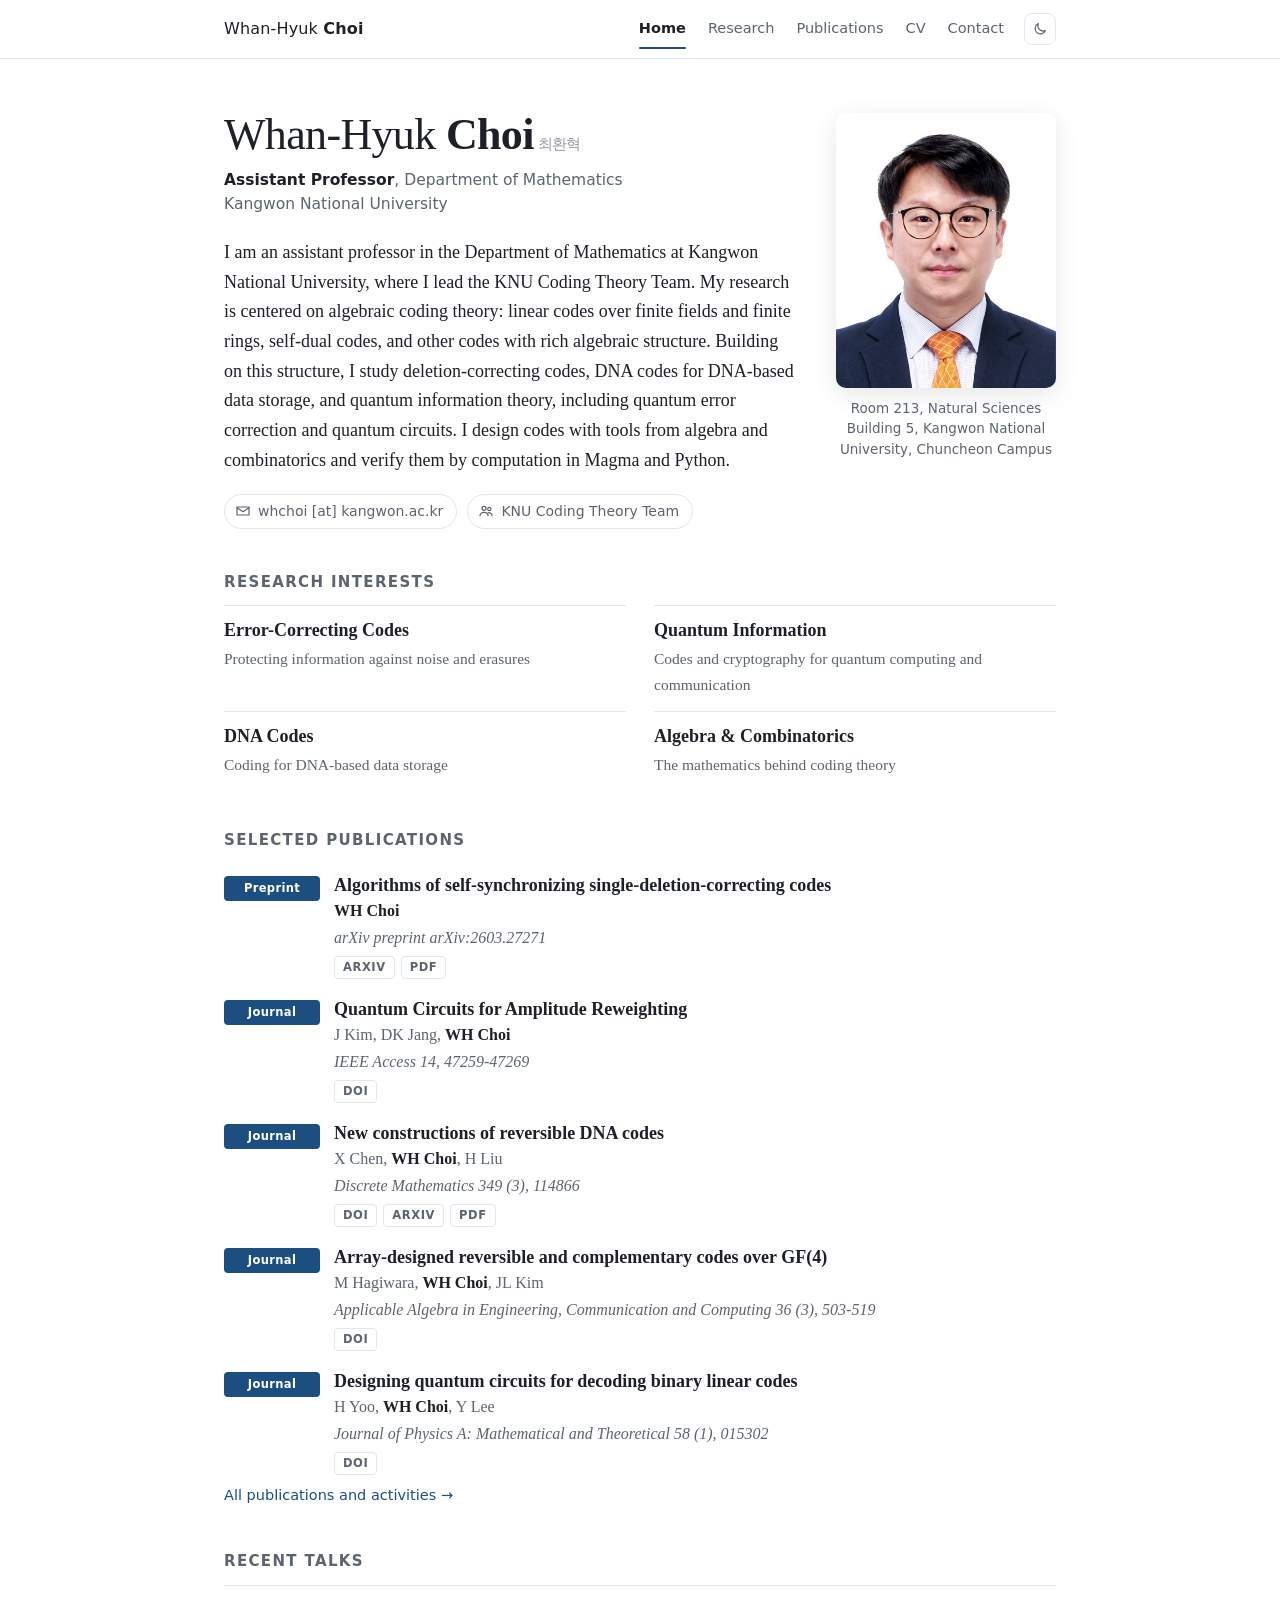
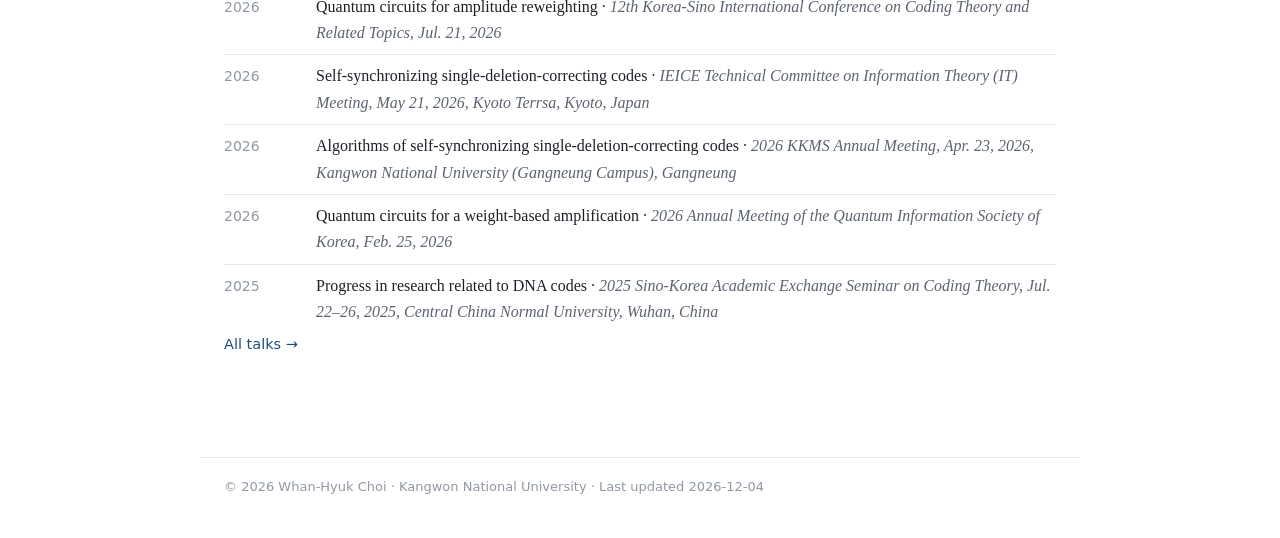
<file: index.html>
<!doctype html>
<html lang="en">
<head>
  <meta charset="utf-8">
  <meta name="viewport" content="width=device-width, initial-scale=1">
  <title>Whan-Hyuk Choi · Kangwon National University</title>
  <meta name="description" content="Whan-Hyuk Choi, Department of Mathematics, Kangwon National University. Algebraic coding theory, deletion codes, DNA codes, quantum information.">
  <link rel="icon" href="assets/favicon.svg" type="image/svg+xml">
  <link rel="stylesheet" href="assets/css/style.css?v=3">
</head>
<body data-page="home">
  <header class="topbar" id="topbar"></header>
  <main class="wrap page" id="app"></main>
  <footer class="wrap foot" id="foot"></footer>
  <script src="assets/js/main.js?v=4"></script>
  <noscript><p class="wrap">This page needs JavaScript to show its content.</p></noscript>
</body>
</html>
</file>
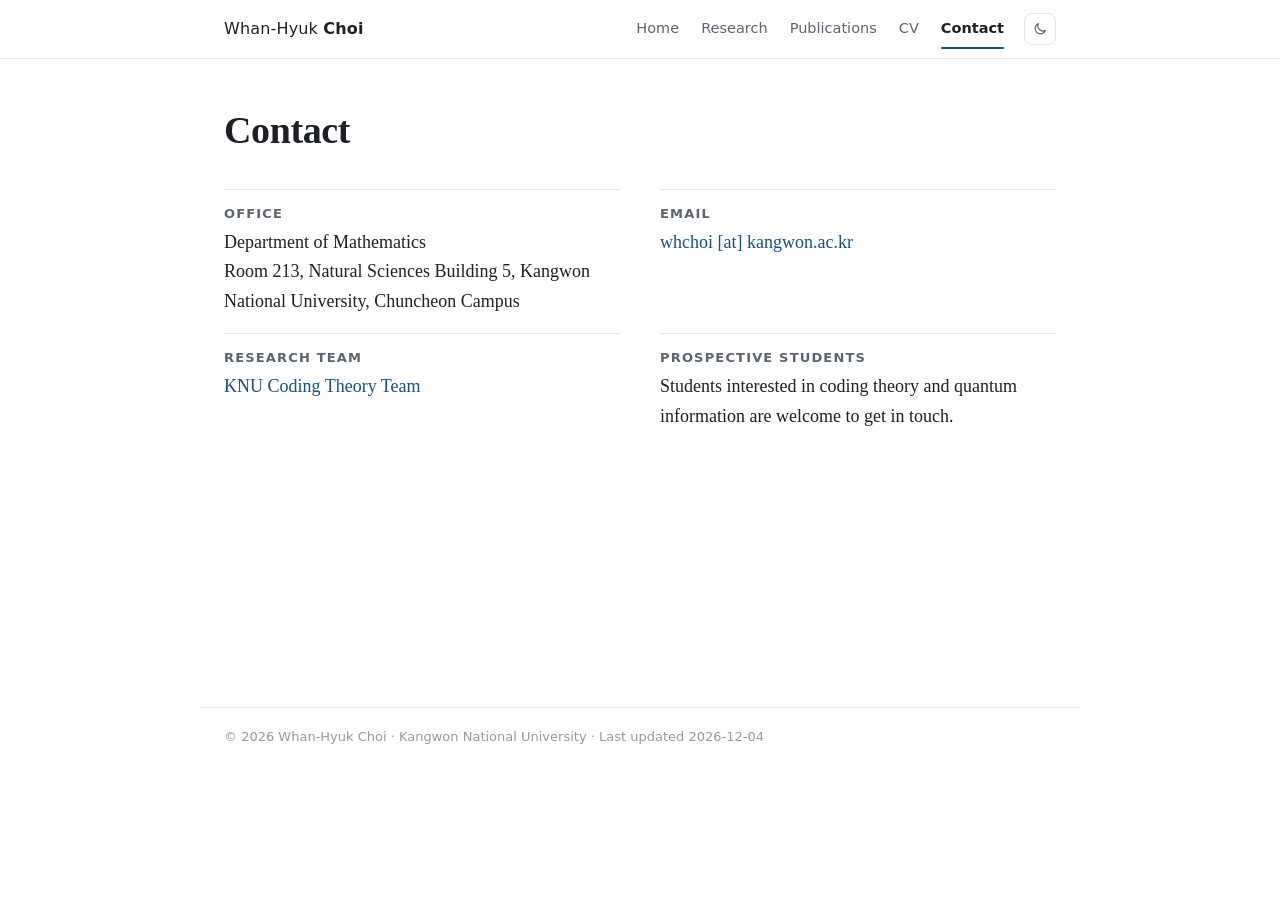
<file: contact.html>
<!doctype html>
<html lang="en">
<head>
  <meta charset="utf-8">
  <meta name="viewport" content="width=device-width, initial-scale=1">
  <title>Contact · Whan-Hyuk Choi</title>
  <meta name="description" content="Whan-Hyuk Choi, Department of Mathematics, Kangwon National University. Algebraic coding theory, deletion codes, DNA codes, quantum information.">
  <link rel="icon" href="assets/favicon.svg" type="image/svg+xml">
  <link rel="stylesheet" href="assets/css/style.css?v=3">
</head>
<body data-page="contact">
  <header class="topbar" id="topbar"></header>
  <main class="wrap page" id="app"></main>
  <footer class="wrap foot" id="foot"></footer>
  <script src="assets/js/main.js?v=4"></script>
  <noscript><p class="wrap">This page needs JavaScript to show its content.</p></noscript>
</body>
</html>
</file>
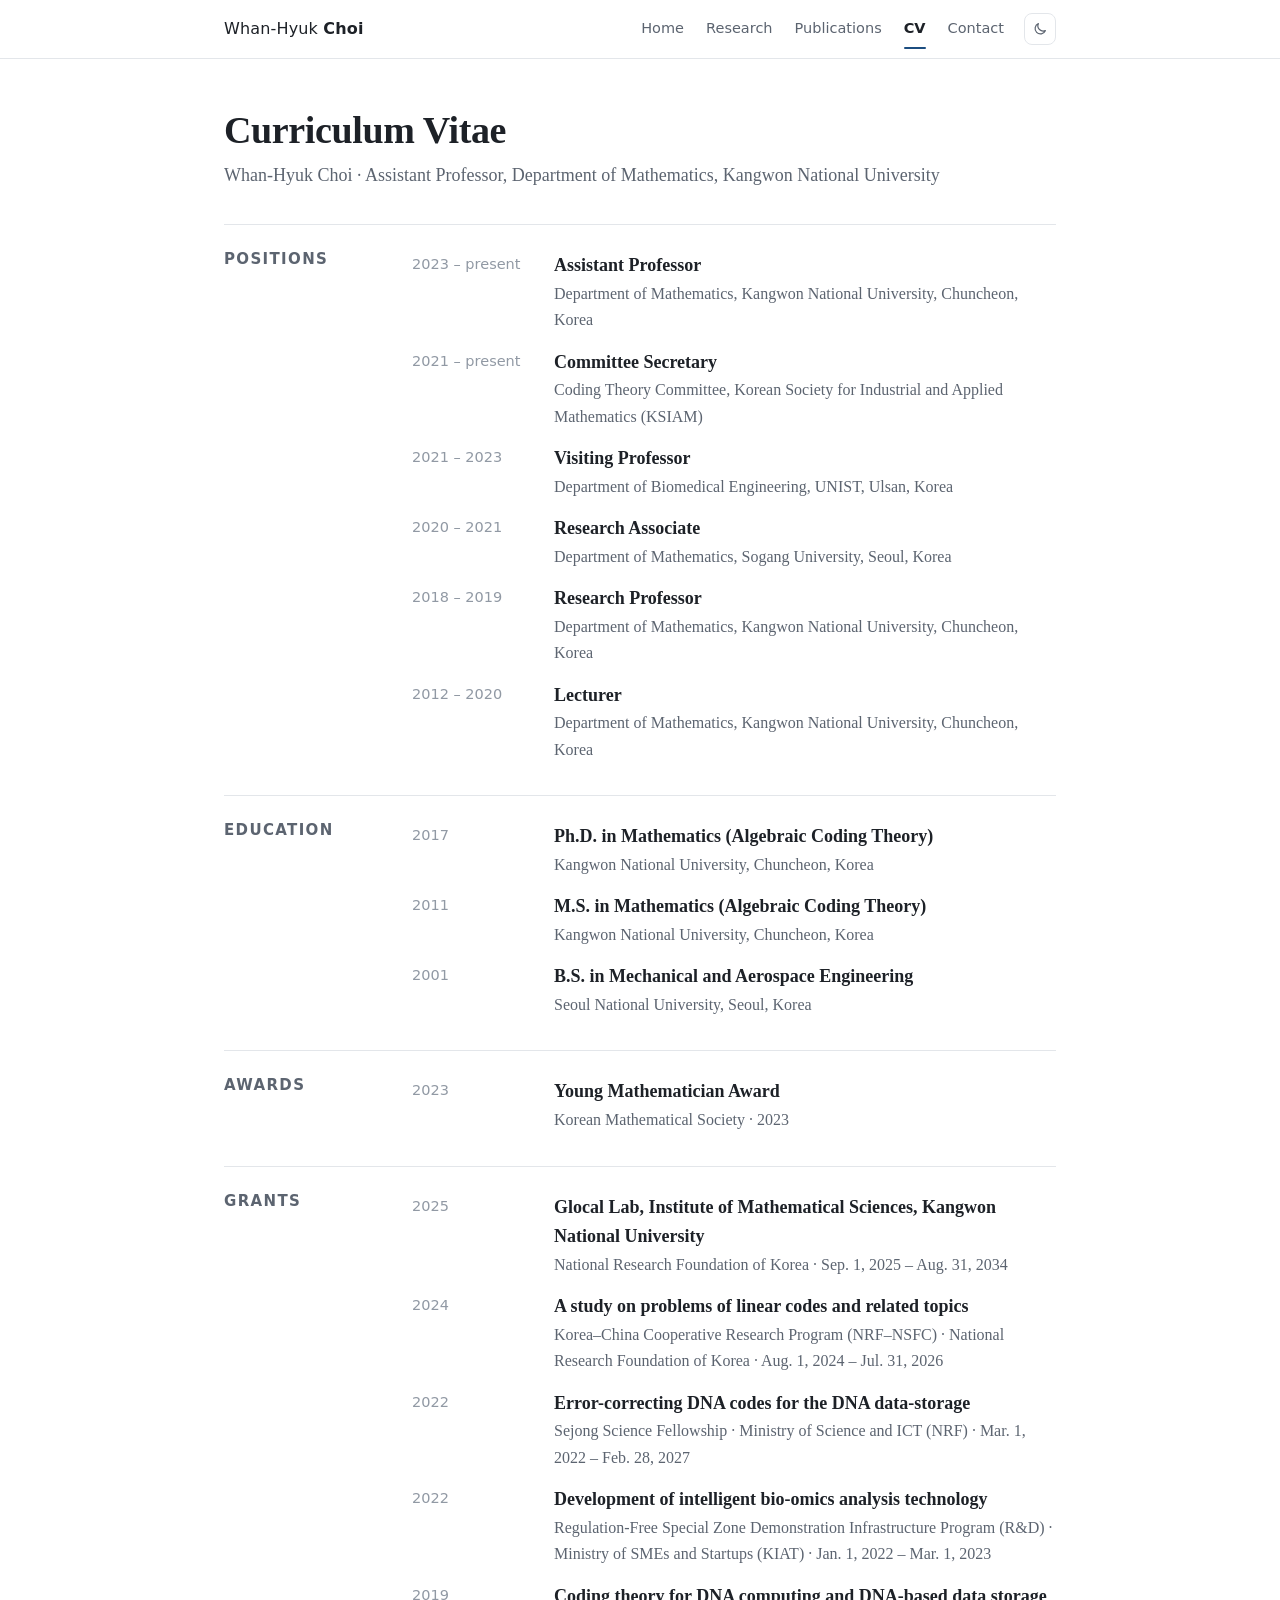
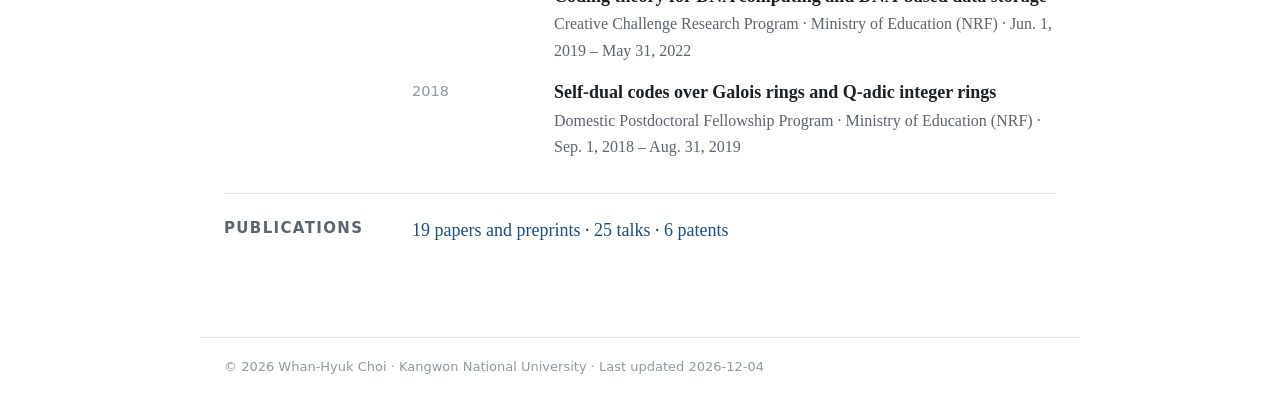
<file: cv.html>
<!doctype html>
<html lang="en">
<head>
  <meta charset="utf-8">
  <meta name="viewport" content="width=device-width, initial-scale=1">
  <title>CV · Whan-Hyuk Choi</title>
  <meta name="description" content="Whan-Hyuk Choi, Department of Mathematics, Kangwon National University. Algebraic coding theory, deletion codes, DNA codes, quantum information.">
  <link rel="icon" href="assets/favicon.svg" type="image/svg+xml">
  <link rel="stylesheet" href="assets/css/style.css?v=3">
</head>
<body data-page="cv">
  <header class="topbar" id="topbar"></header>
  <main class="wrap page" id="app"></main>
  <footer class="wrap foot" id="foot"></footer>
  <script src="assets/js/main.js?v=4"></script>
  <noscript><p class="wrap">This page needs JavaScript to show its content.</p></noscript>
</body>
</html>
</file>
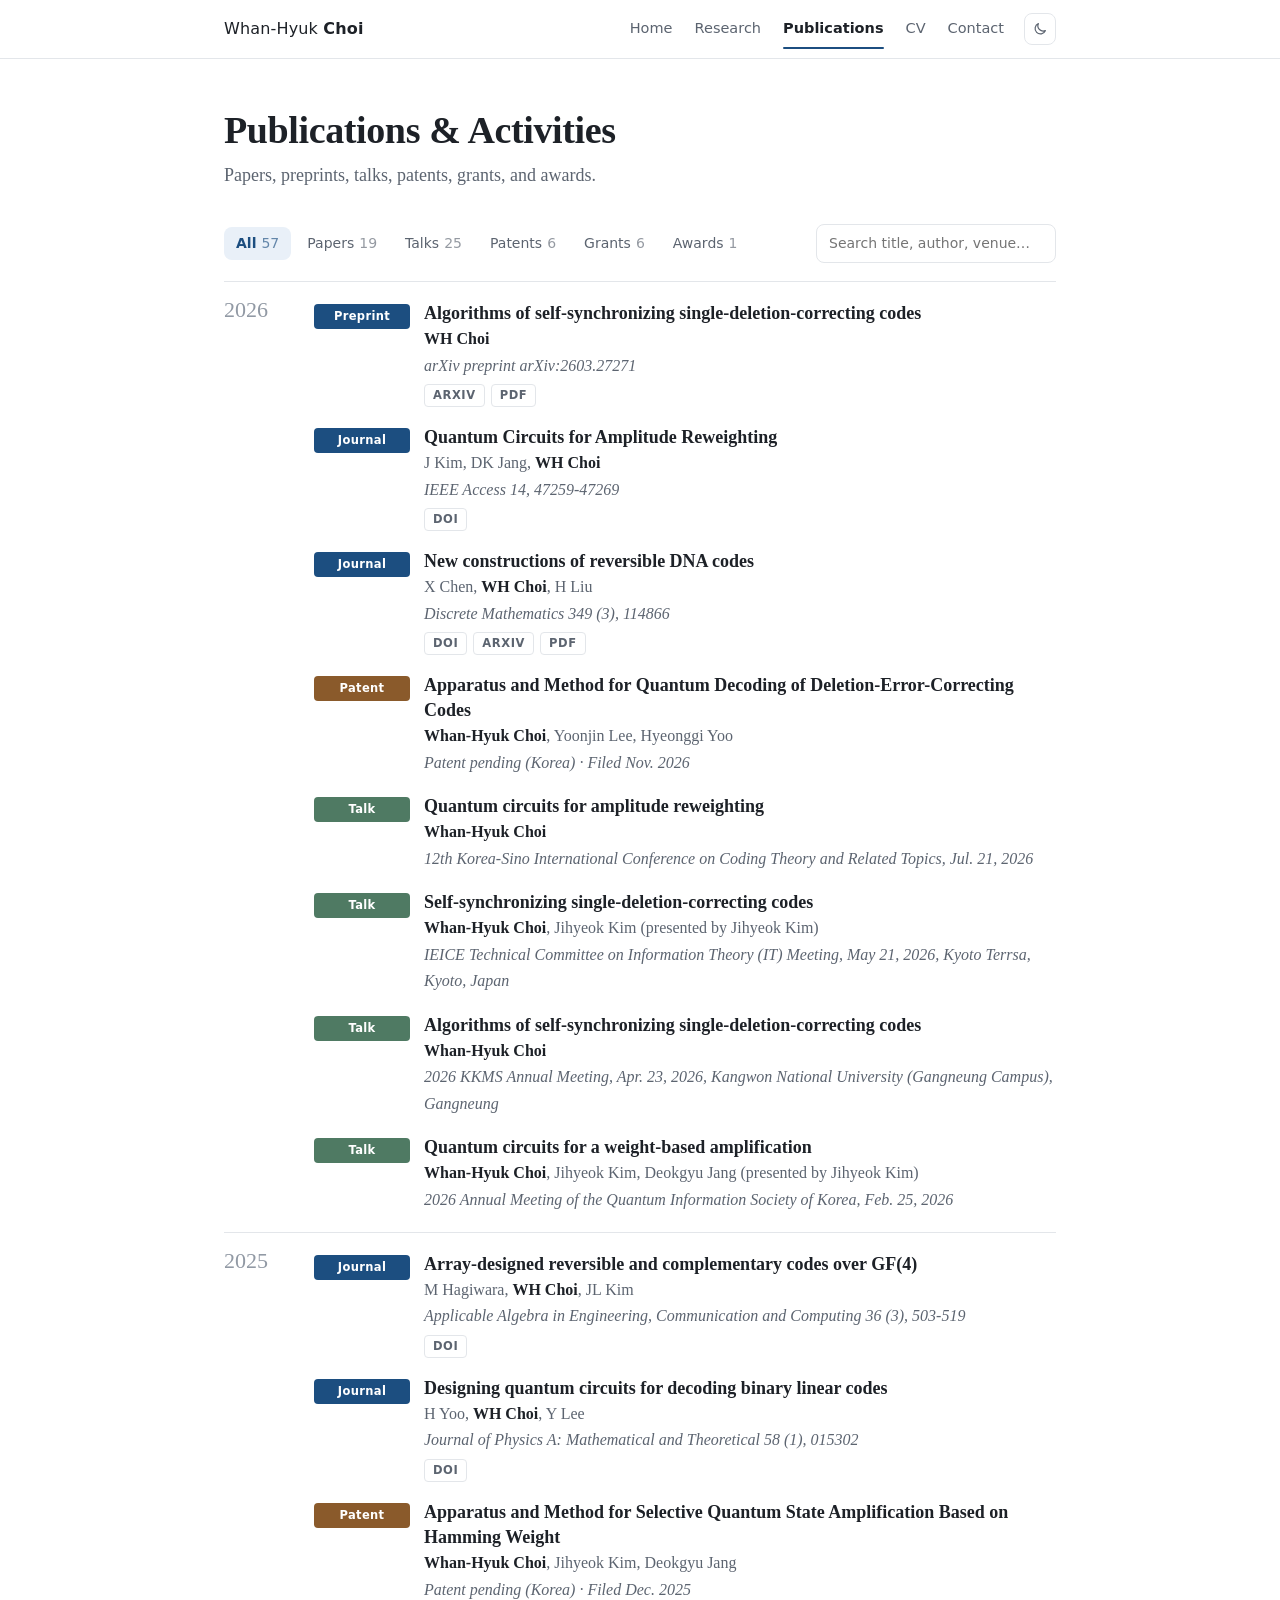
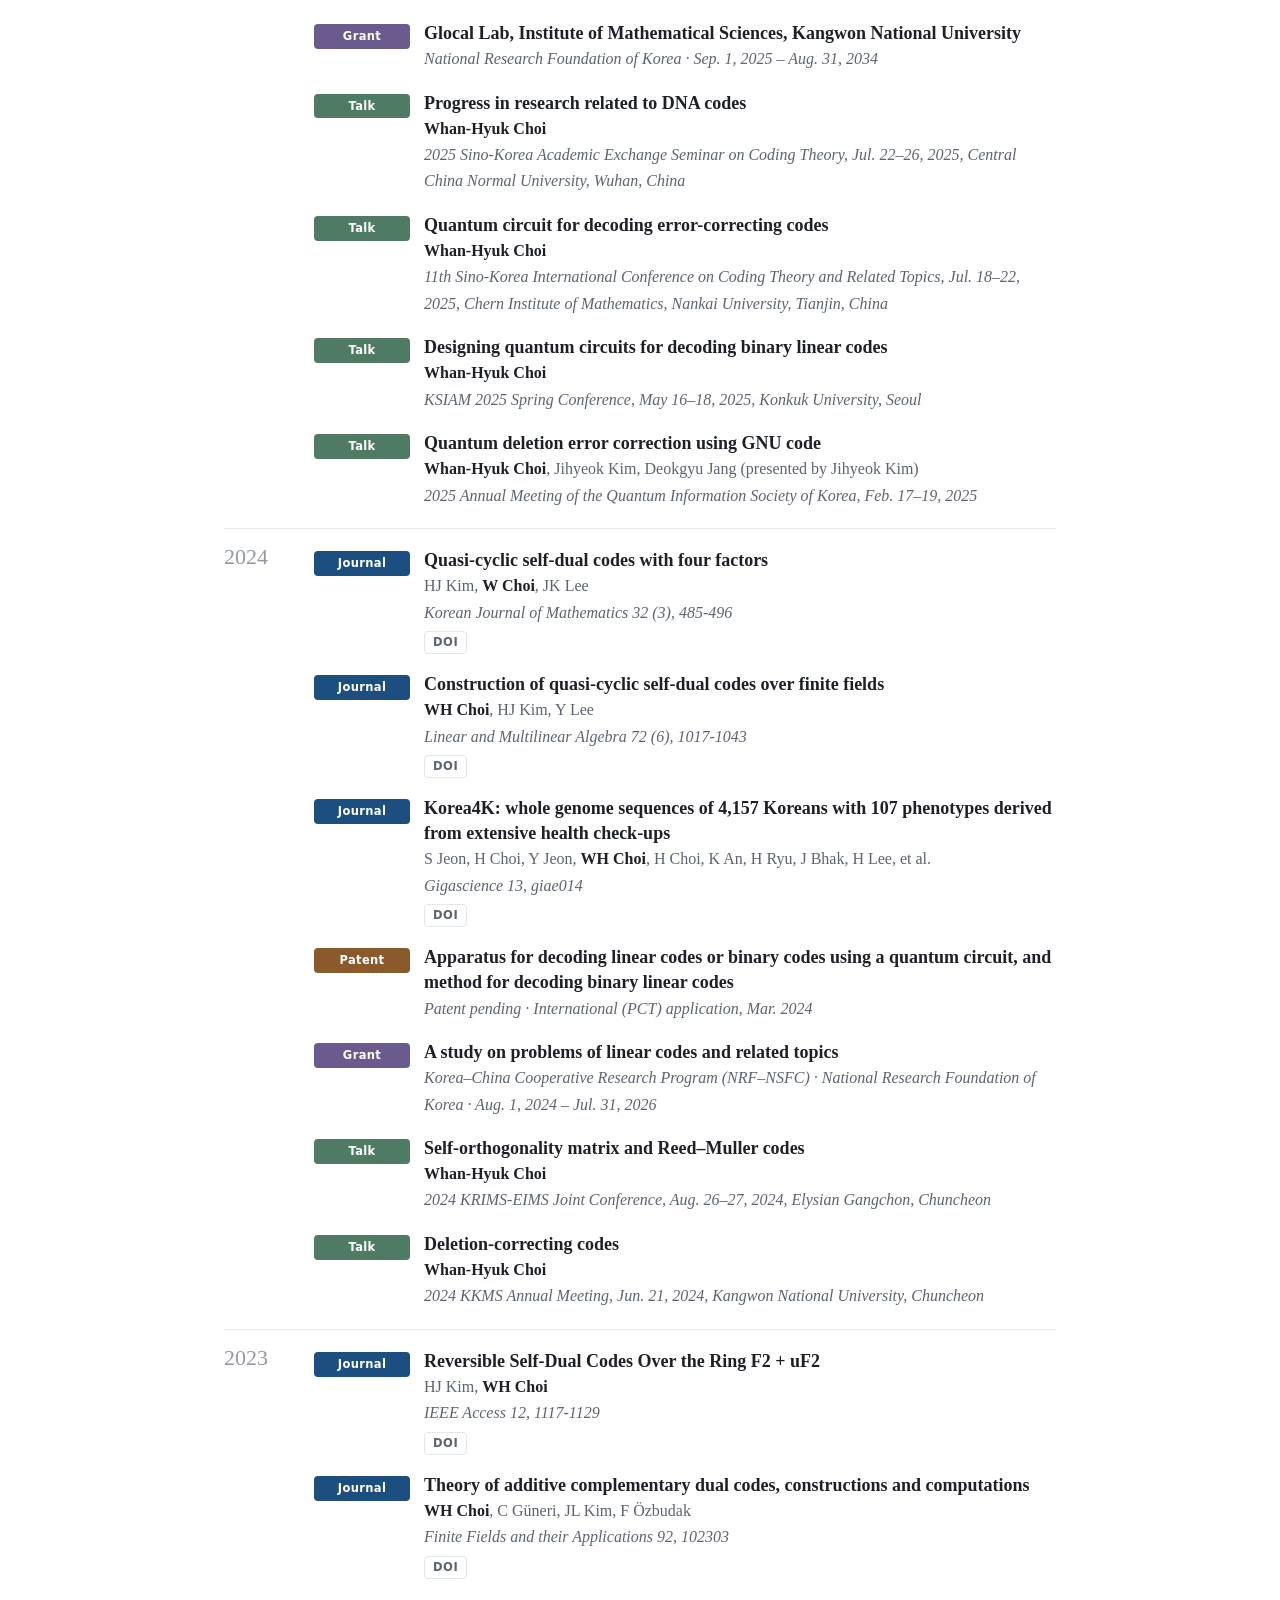
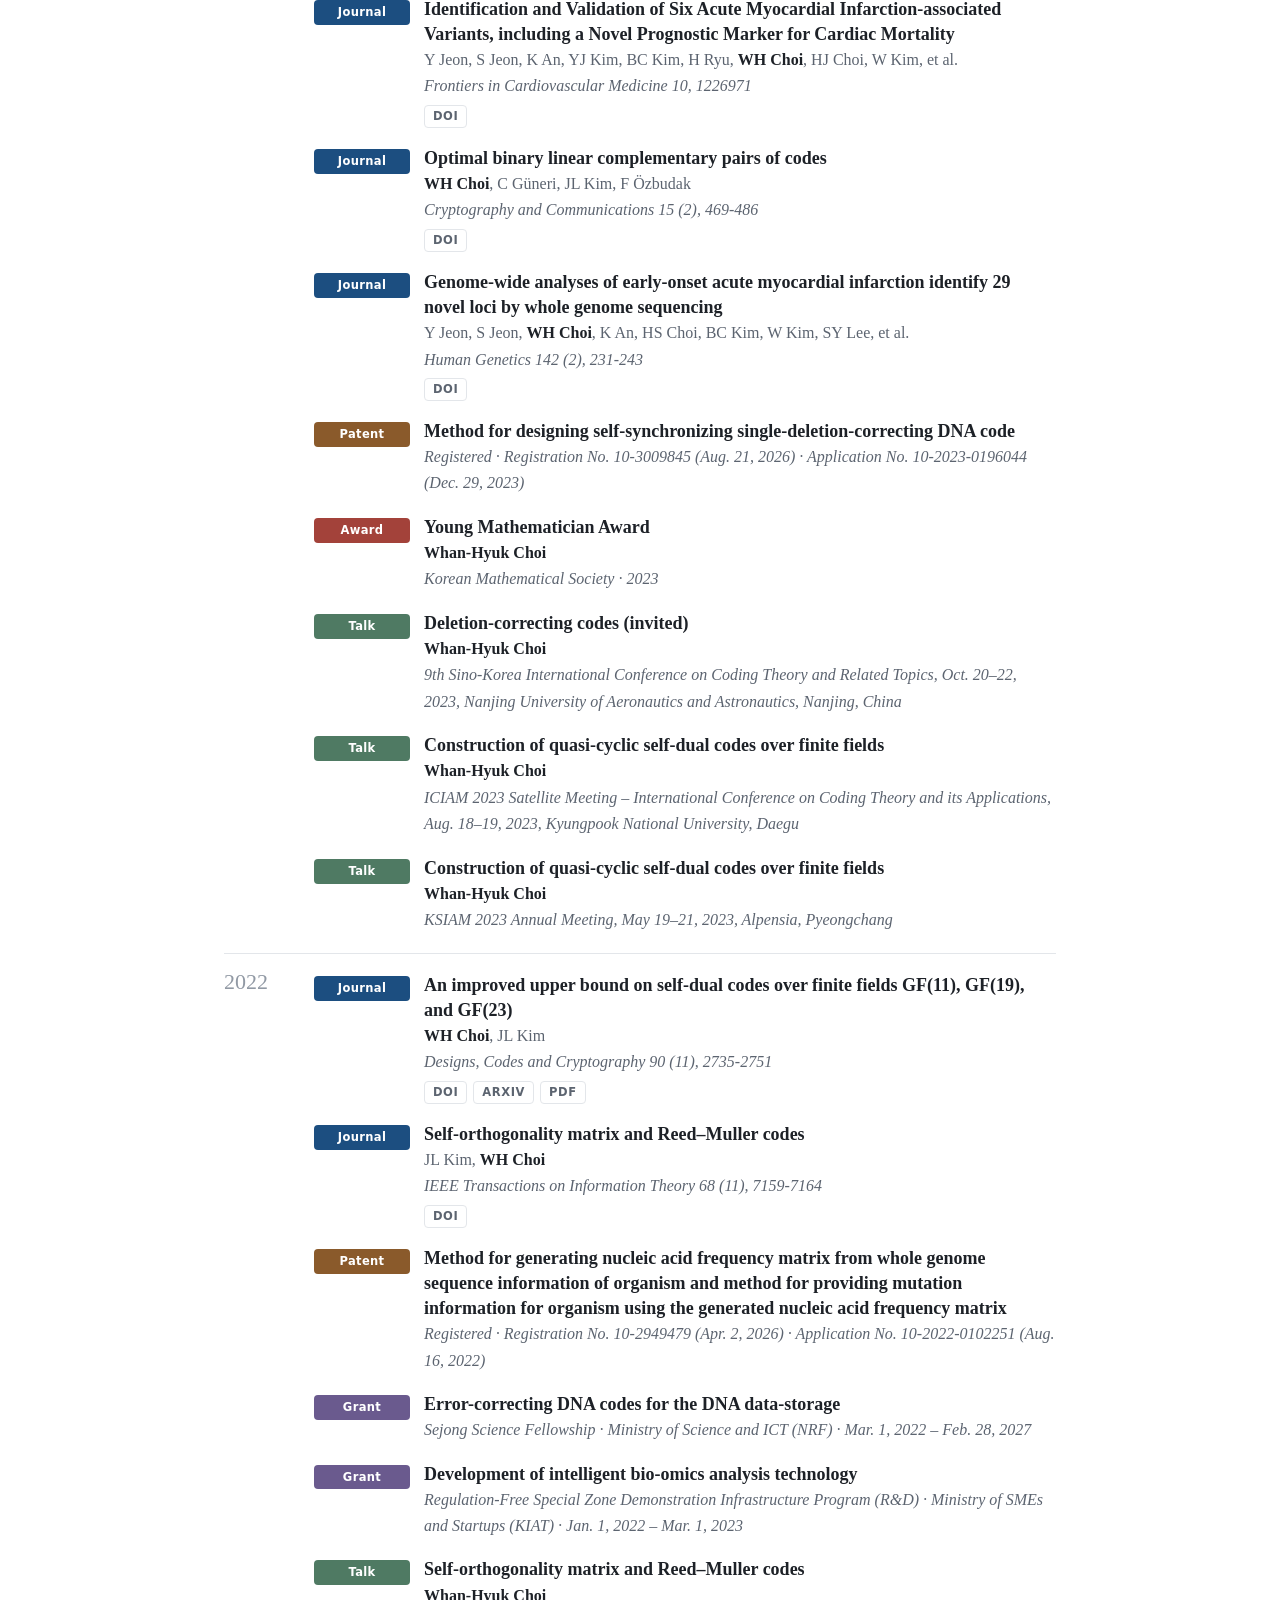
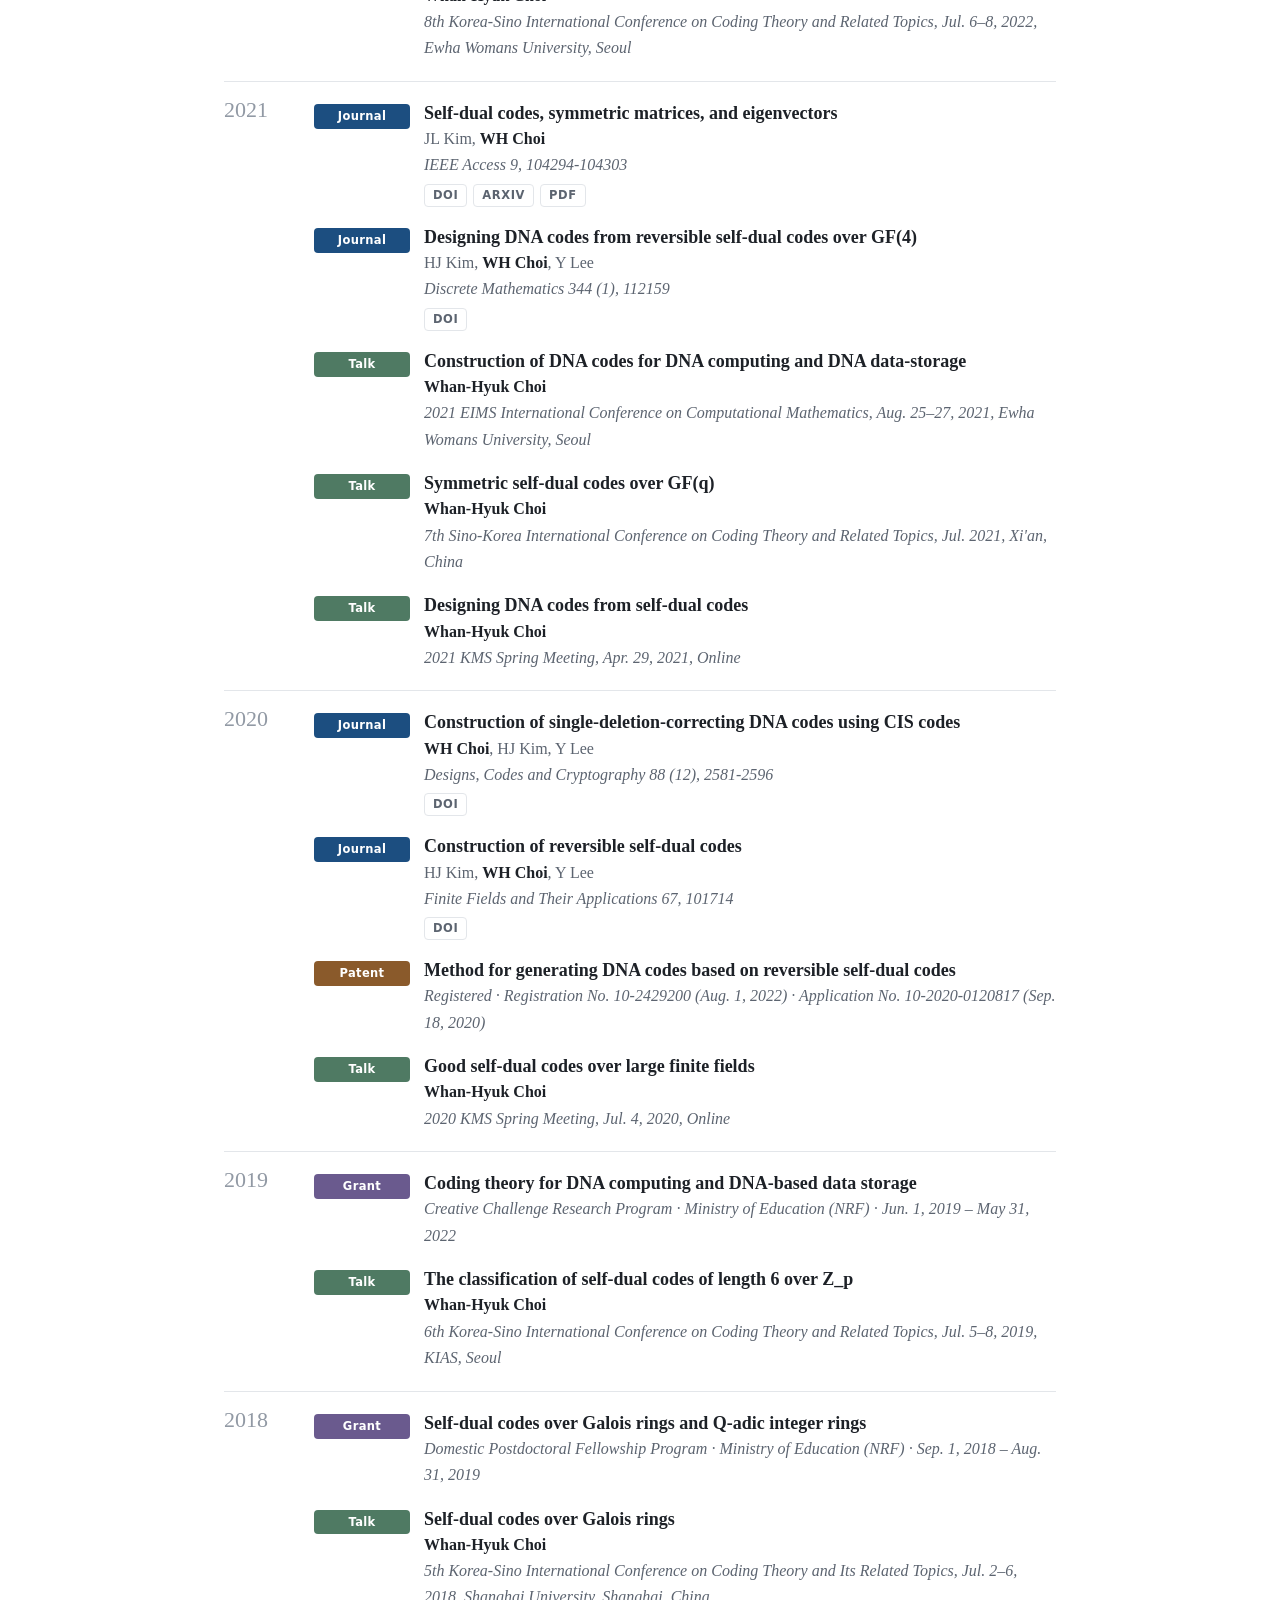
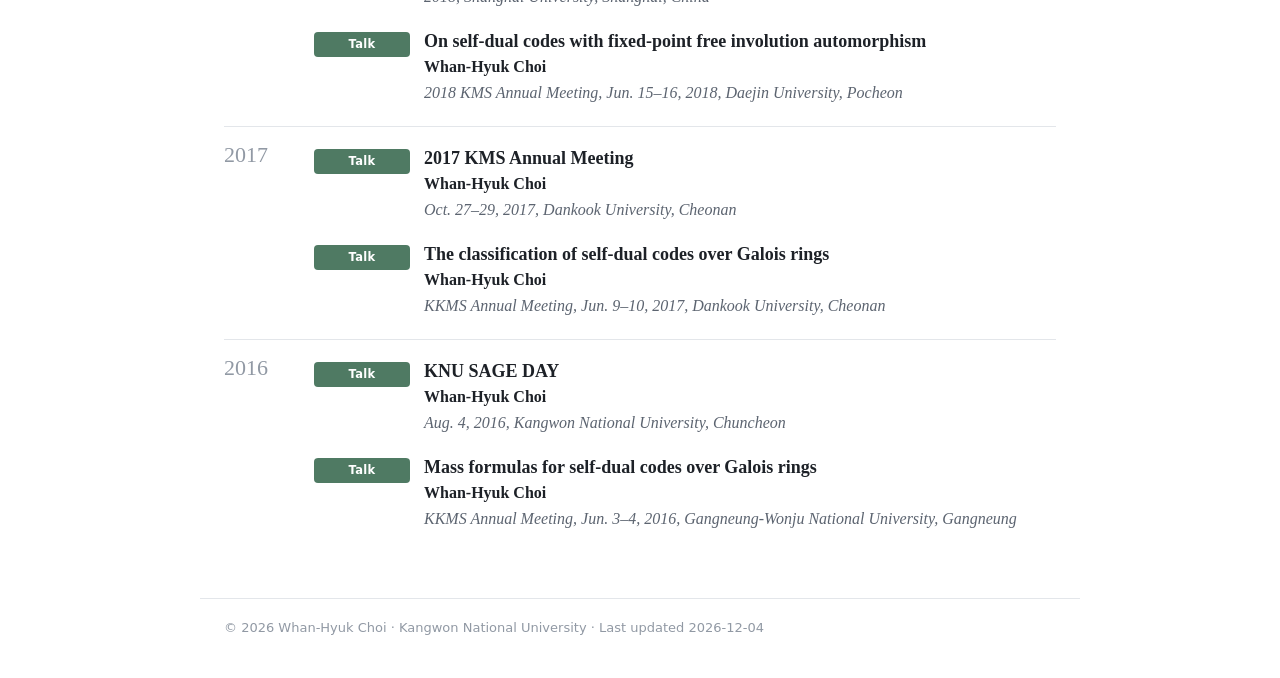
<file: publications.html>
<!doctype html>
<html lang="en">
<head>
  <meta charset="utf-8">
  <meta name="viewport" content="width=device-width, initial-scale=1">
  <title>Publications · Whan-Hyuk Choi</title>
  <meta name="description" content="Whan-Hyuk Choi, Department of Mathematics, Kangwon National University. Algebraic coding theory, deletion codes, DNA codes, quantum information.">
  <link rel="icon" href="assets/favicon.svg" type="image/svg+xml">
  <link rel="stylesheet" href="assets/css/style.css?v=3">
</head>
<body data-page="publications">
  <header class="topbar" id="topbar"></header>
  <main class="wrap page" id="app"></main>
  <footer class="wrap foot" id="foot"></footer>
  <script src="assets/js/main.js?v=4"></script>
  <noscript><p class="wrap">This page needs JavaScript to show its content.</p></noscript>
</body>
</html>
</file>
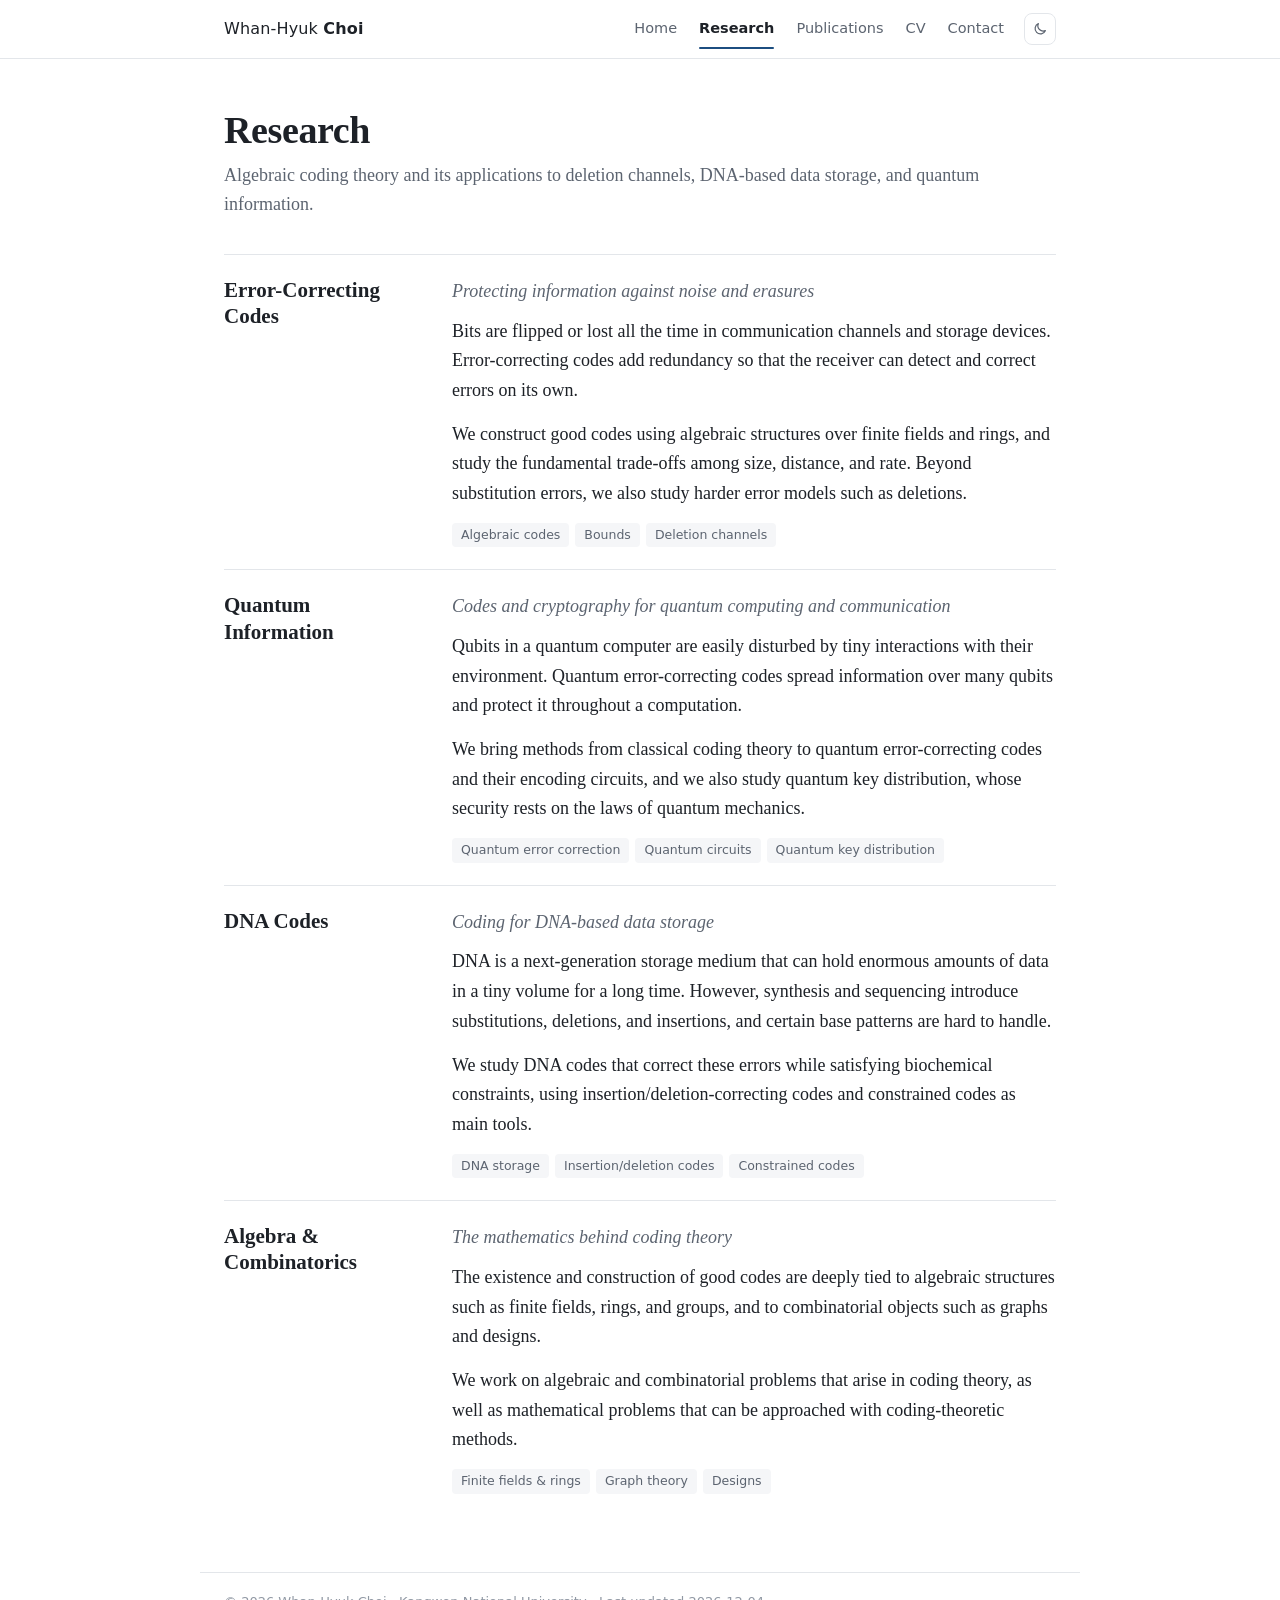
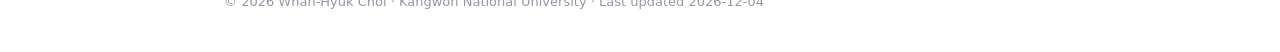
<file: research.html>
<!doctype html>
<html lang="en">
<head>
  <meta charset="utf-8">
  <meta name="viewport" content="width=device-width, initial-scale=1">
  <title>Research · Whan-Hyuk Choi</title>
  <meta name="description" content="Whan-Hyuk Choi, Department of Mathematics, Kangwon National University. Algebraic coding theory, deletion codes, DNA codes, quantum information.">
  <link rel="icon" href="assets/favicon.svg" type="image/svg+xml">
  <link rel="stylesheet" href="assets/css/style.css?v=3">
</head>
<body data-page="research">
  <header class="topbar" id="topbar"></header>
  <main class="wrap page" id="app"></main>
  <footer class="wrap foot" id="foot"></footer>
  <script src="assets/js/main.js?v=4"></script>
  <noscript><p class="wrap">This page needs JavaScript to show its content.</p></noscript>
</body>
</html>
</file>
<file: assets/css/style.css>
/* =====================================================================
   Whan-Hyuk Choi — personal homepage (v3, 2026-10-10)
   참고: al-folio(많은 연구자가 쓰는 학술 홈페이지 테마)의 구성 — 큰 이름, 오른쪽 사진,
         아이콘 링크 줄, 작은 단추가 달린 논문 목록 — 과 수학자 홈페이지의 글 중심 세리프 본문.
   바깥 글꼴·추적 스크립트는 쓰지 않습니다(방문자 정보가 밖으로 나가지 않게).
   색은 :root 변수에서 바꿉니다.
   ===================================================================== */
:root {
  --bg: #ffffff; --soft: #f5f6f8; --text: #1d2127; --muted: #5c6470; --faint: #9199a4; --line: #e3e6ea;
  --accent: #1c4e80; --accent-soft: #e9f0f8;
  --serif: Charter, "Bitstream Charter", "Sitka Text", Cambria, "Iowan Old Style", Georgia, serif;
  --sans: system-ui, -apple-system, "Segoe UI", Roboto, "Helvetica Neue", Arial, sans-serif;
  --maxw: 880px;
}
:root[data-theme="dark"] {
  --bg: #15181c; --soft: #1d2126; --text: #e6e8eb; --muted: #a6adb7; --faint: #6e7681; --line: #2c3238;
  --accent: #7fb2e5; --accent-soft: #1d2c3b;
}
* { box-sizing: border-box; }
html { scroll-behavior: smooth; scroll-padding-top: 76px; }
body { margin: 0; background: var(--bg); color: var(--text); font-family: var(--serif); font-size: 18px; line-height: 1.65;
       -webkit-font-smoothing: antialiased; transition: background .2s, color .2s; }
a { color: var(--accent); text-decoration: none; }
a:hover { text-decoration: underline; text-underline-offset: 3px; }
.wrap { max-width: var(--maxw); margin: 0 auto; padding: 0 24px; }
h1, h2, h3 { font-weight: 600; line-height: 1.25; }
h2 { font-size: 15px; font-family: var(--sans); text-transform: uppercase; letter-spacing: .09em; color: var(--muted); margin: 0 0 14px; }
p { margin: 0 0 14px; }

/* ---------- top bar ---------- */
.topbar { position: sticky; top: 0; z-index: 20; background: color-mix(in srgb, var(--bg) 92%, transparent);
          backdrop-filter: blur(8px); border-bottom: 1px solid var(--line); font-family: var(--sans); }
.topbar-in { display: flex; align-items: center; justify-content: space-between; height: 58px; gap: 14px; }
.brand { color: var(--text); font-size: 16px; letter-spacing: .01em; }
.brand b { font-weight: 700; }
.brand:hover { text-decoration: none; color: var(--accent); }
nav { display: flex; align-items: center; gap: 2px; }
nav a { position: relative; color: var(--muted); font-size: 14.5px; padding: 6px 10px; }
nav a:hover { color: var(--text); text-decoration: none; }
nav a.on { color: var(--text); font-weight: 600; }
nav a.on::after { content: ""; position: absolute; left: 10px; right: 10px; bottom: -2px; height: 2px; background: var(--accent); border-radius: 2px; }
.theme { margin-left: 8px; width: 32px; height: 32px; border: 1px solid var(--line); border-radius: 8px; background: transparent;
         color: var(--muted); cursor: pointer; display: grid; place-items: center; }
.theme:hover { color: var(--text); }
.theme svg { width: 16px; height: 16px; }

/* ---------- page ---------- */
.page { padding-top: 48px; padding-bottom: 56px; min-height: 72vh; }
.page-head { margin-bottom: 34px; }
.page-head h1 { font-size: 38px; margin: 0 0 6px; letter-spacing: -.01em; }
.page-head .lead { color: var(--muted); font-size: 18px; margin: 0; }
section { margin-bottom: 44px; }

/* ---------- home hero ---------- */
.hero { display: grid; grid-template-columns: 1fr 220px; gap: 40px; align-items: start; margin-bottom: 44px; }
.hero h1 { font-size: 44px; margin: 0 0 4px; letter-spacing: -.015em; font-weight: 400; }
.hero h1 b { font-weight: 700; }
.hero .native { font-family: var(--sans); color: var(--faint); font-size: 15px; margin-left: 4px; }
.hero .sub { font-family: var(--sans); color: var(--muted); font-size: 15.5px; line-height: 1.55; margin: 6px 0 22px; }
.hero .sub b { color: var(--text); font-weight: 600; }
.portrait { margin: 6px 0 0; text-align: center; font-family: var(--sans); font-size: 13.5px; color: var(--muted); line-height: 1.5; }
.portrait img { width: 100%; aspect-ratio: 4 / 5; object-fit: cover; object-position: center 22%; border-radius: 10px;
                box-shadow: 0 6px 24px rgba(0,0,0,.10); display: block; margin-bottom: 10px; }
.icons { display: flex; flex-wrap: wrap; gap: 10px; margin-top: 18px; font-family: var(--sans); }
.icons a { display: inline-flex; align-items: center; gap: 7px; font-size: 14px; color: var(--muted); border: 1px solid var(--line);
           border-radius: 999px; padding: 5px 13px 5px 10px; }
.icons a:hover { color: var(--accent); border-color: var(--accent); text-decoration: none; }
.icons svg { width: 16px; height: 16px; flex: none; }

/* research interests */
.interests { list-style: none; padding: 0; margin: 0; display: grid; grid-template-columns: repeat(2, 1fr); gap: 4px 28px; }
.interests li { padding: 10px 0; border-top: 1px solid var(--line); }
.interests a { font-weight: 600; color: var(--text); }
.interests a:hover { color: var(--accent); }
.interests span { display: block; color: var(--muted); font-size: 15.5px; }

/* news-style list (recent talks) */
.news { width: 100%; border-collapse: collapse; font-size: 16px; }
.news td { padding: 8px 0; border-top: 1px solid var(--line); vertical-align: top; }
.news td.d { width: 92px; color: var(--faint); font-family: var(--sans); font-size: 14px; padding-top: 10px; }
.news .vv { color: var(--muted); font-style: italic; }
.more { font-family: var(--sans); font-size: 14.5px; }

/* ---------- publications ---------- */
.pub-tools { display: flex; flex-wrap: wrap; gap: 10px; align-items: center; justify-content: space-between; margin-bottom: 18px; font-family: var(--sans); }
.tabs { display: flex; flex-wrap: wrap; gap: 4px; }
.tabs button { font: inherit; font-size: 14px; padding: 5px 12px; border-radius: 8px; border: 0; background: transparent; color: var(--muted); cursor: pointer; }
.tabs button:hover { background: var(--soft); color: var(--text); }
.tabs button.on { background: var(--accent-soft); color: var(--accent); font-weight: 600; }
.tabs button .n { opacity: .65; margin-left: 5px; font-weight: 400; }
#pub-search { font: inherit; font-size: 14px; padding: 7px 12px; border: 1px solid var(--line); border-radius: 8px; background: var(--bg); color: var(--text); min-width: 240px; }
.yblock { display: grid; grid-template-columns: 72px 1fr; gap: 18px; border-top: 1px solid var(--line); padding-top: 10px; margin-top: 10px; }
.yblock .y { font-size: 22px; color: var(--faint); position: sticky; top: 72px; align-self: start; }
.pub { display: grid; grid-template-columns: 96px 1fr; gap: 14px; padding: 9px 0; }
.badge { align-self: start; margin-top: 3px; font-family: var(--sans); font-size: 11.5px; font-weight: 600; letter-spacing: .03em; text-align: center;
         padding: 3px 6px; border-radius: 4px; color: #fff; background: #6b7380; }
.badge.journal { background: var(--accent); }
.badge.conference { background: #4f7a63; }
.badge.patent { background: #8a5a2b; }
.badge.grant { background: #6a5a8e; }
.badge.award { background: #a3423a; }
.pub .t { font-weight: 600; line-height: 1.4; }
.pub .a { font-size: 16px; color: var(--muted); }
.pub .a .me { color: var(--text); font-weight: 600; }
.pub .v { font-size: 16px; color: var(--muted); font-style: italic; }
.btns { margin-top: 5px; display: flex; flex-wrap: wrap; gap: 6px; font-family: var(--sans); }
.btns a, .btns button { font: inherit; font-size: 11.5px; font-weight: 600; letter-spacing: .05em; text-transform: uppercase;
          border: 1px solid var(--line); border-radius: 4px; padding: 1px 8px; color: var(--muted); background: transparent; cursor: pointer; }
.btns a:hover, .btns button:hover { color: var(--accent); border-color: var(--accent); text-decoration: none; }
.box { display: none; margin-top: 8px; font-size: 15px; background: var(--soft); border-radius: 6px; padding: 10px 12px; white-space: pre-wrap; }
.box.open { display: block; }
.empty { color: var(--faint); }

/* ---------- research page ---------- */
.area { display: grid; grid-template-columns: 200px 1fr; gap: 28px; padding: 22px 0; border-top: 1px solid var(--line); scroll-margin-top: 80px; }
.area h3 { font-size: 21px; margin: 0; }
.area .short { color: var(--muted); font-style: italic; margin-bottom: 10px; }
.kw { display: flex; flex-wrap: wrap; gap: 6px; font-family: var(--sans); }
.kw span { font-size: 12.5px; color: var(--muted); background: var(--soft); padding: 2px 9px; border-radius: 4px; }

/* ---------- cv ---------- */
.cv-sec { display: grid; grid-template-columns: 160px 1fr; gap: 28px; padding: 22px 0; border-top: 1px solid var(--line); margin: 0; }
.cv-sec h2 { margin-top: 3px; }
.tl { list-style: none; margin: 0; padding: 0; }
.tl li { display: grid; grid-template-columns: 128px 1fr; gap: 14px; padding: 4px 0 10px; }
.tl .when { color: var(--faint); font-family: var(--sans); font-size: 14.5px; font-variant-numeric: tabular-nums; padding-top: 2px; }
.tl .what b { font-weight: 600; }
.tl .what span { display: block; color: var(--muted); font-size: 16px; }

/* ---------- contact ---------- */
.contact { display: grid; grid-template-columns: 1fr 1fr; gap: 0 40px; }
.contact > div { padding: 16px 0; border-top: 1px solid var(--line); }
.contact h3 { font-family: var(--sans); font-size: 13px; text-transform: uppercase; letter-spacing: .09em; color: var(--muted); margin: 0 0 6px; }
.contact p { margin: 0; }

.foot { color: var(--faint); font-family: var(--sans); font-size: 13px; padding-top: 18px; padding-bottom: 40px; border-top: 1px solid var(--line); }

@media (max-width: 760px) {
  body { font-size: 17px; }
  .hero { grid-template-columns: 1fr; gap: 18px; }
  .portrait { order: -1; max-width: 200px; margin: 0 auto; }
  .hero h1 { font-size: 36px; }
  .interests, .contact { grid-template-columns: 1fr; }
  .area, .cv-sec { grid-template-columns: 1fr; gap: 6px; }
  .yblock { grid-template-columns: 1fr; gap: 0; }
  .yblock .y { position: static; }
  .pub { grid-template-columns: 1fr; gap: 4px; }
  .badge { justify-self: start; }
  .tl li { grid-template-columns: 1fr; gap: 0; }
  #pub-search { min-width: 0; width: 100%; }
  .brand { display: none; }
  .wrap { padding: 0 16px; }
  nav a { padding: 6px 5px; font-size: 13.5px; }
  nav a.on::after { left: 5px; right: 5px; }
  .theme { margin-left: 4px; width: 30px; height: 30px; }
  .page-head h1 { font-size: 31px; }
}
</file>
